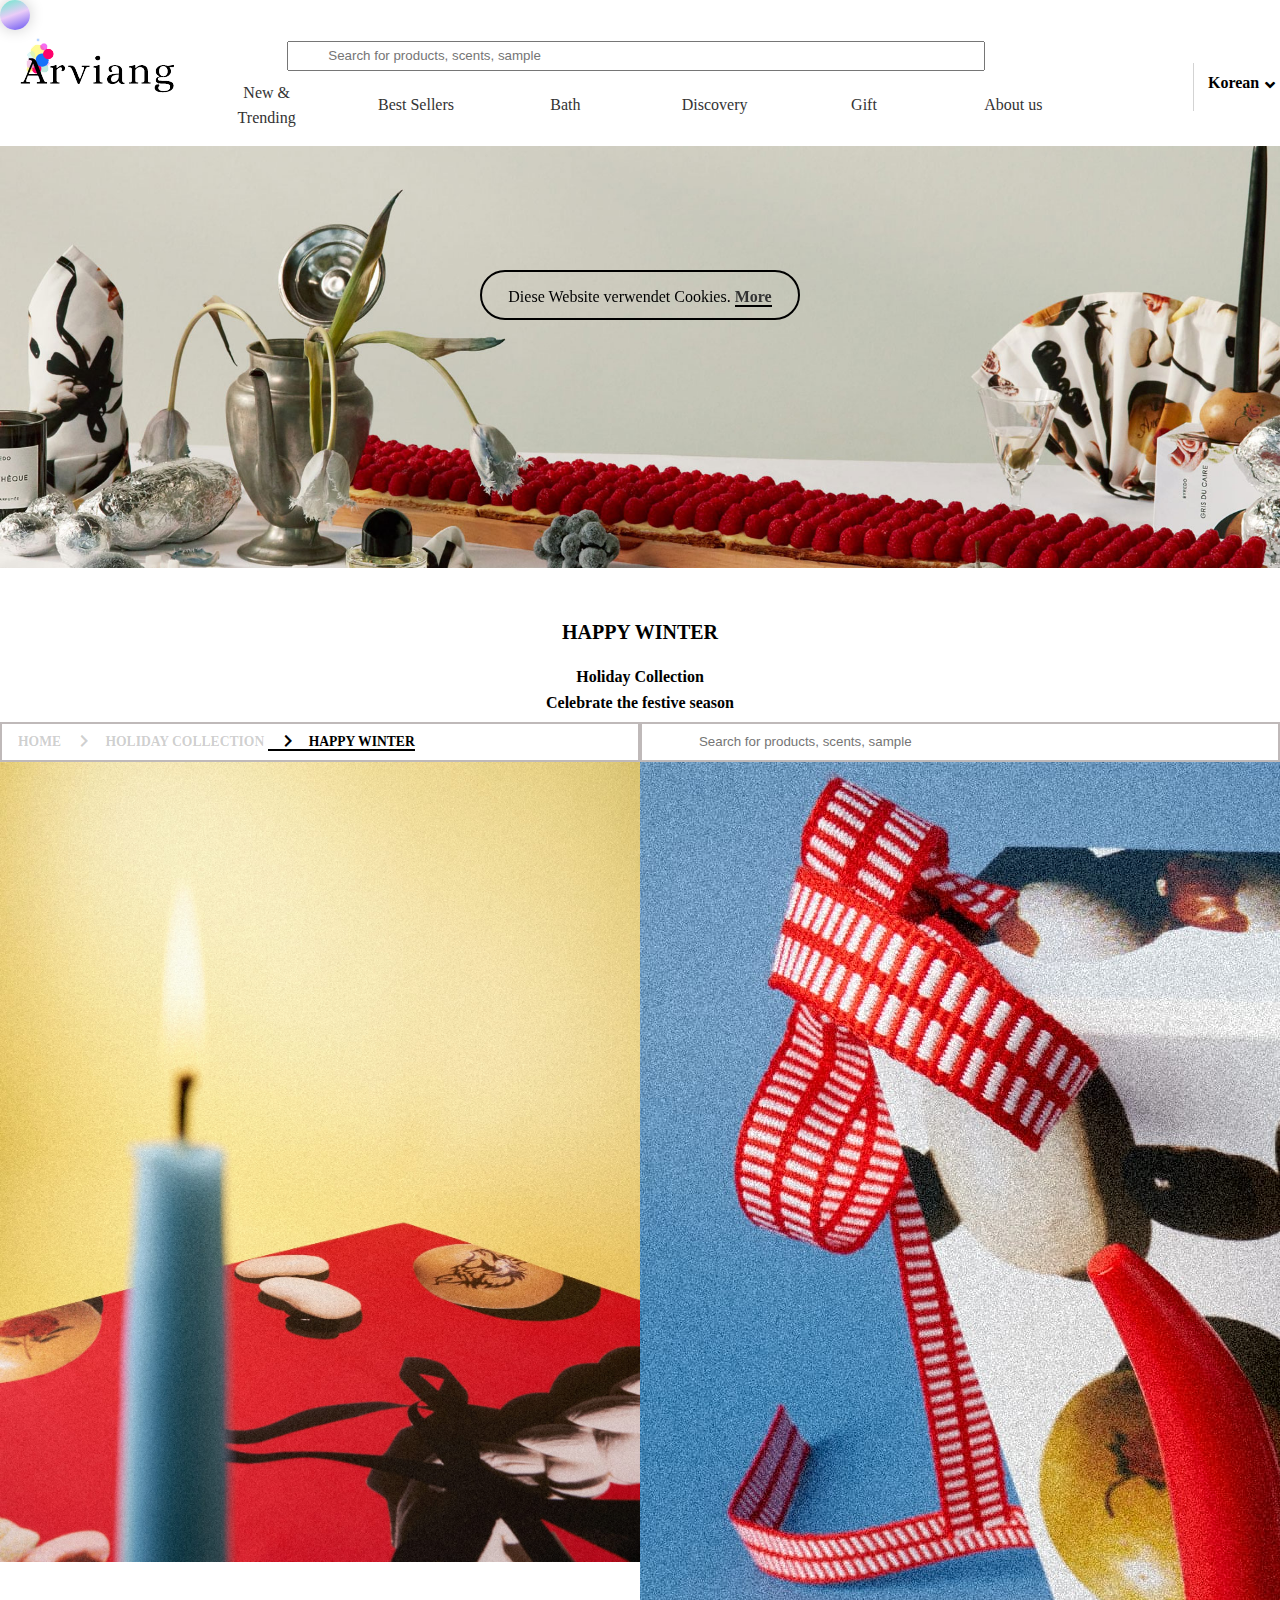
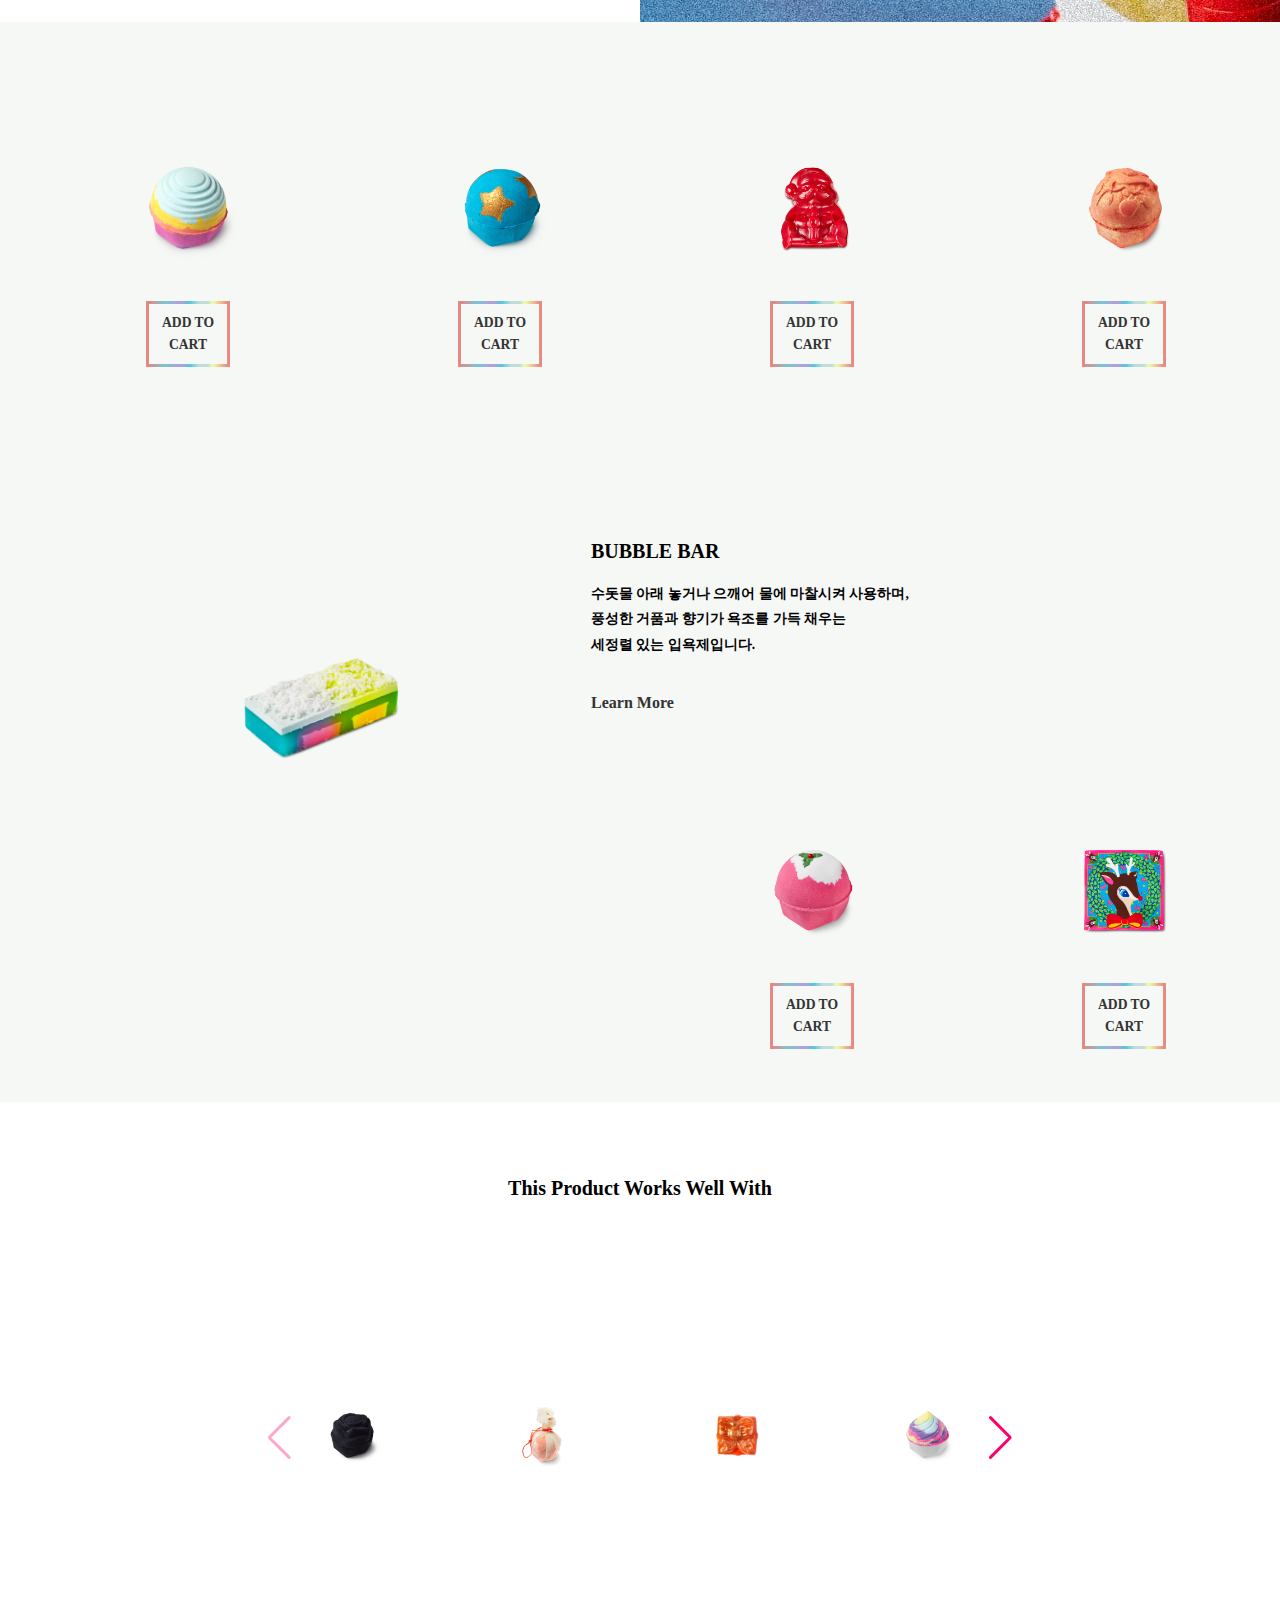
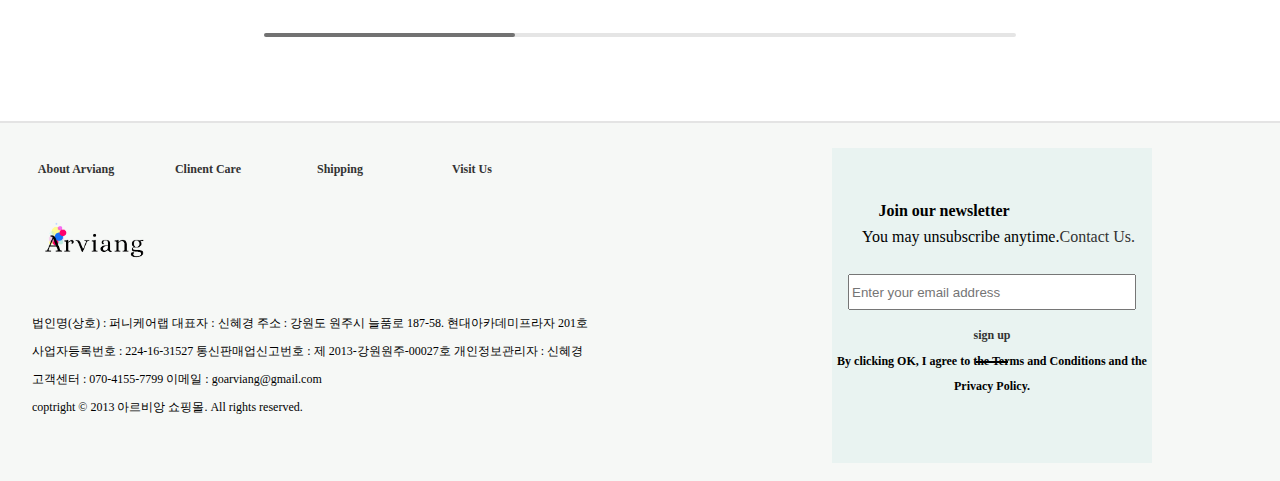
<file: sub.html>
<!DOCTYPE html>
<html lang="ko">
  <head>
    <meta charset="UTF-8" />
    <meta http-equiv="X-UA-Compatible" content="IE=edge" />
    <meta name="viewport" content="width=device-width, initial-scale=1.0" />
    <title>Document</title>
    <link
      rel="stylesheet"
      href="https://cdnjs.cloudflare.com/ajax/libs/font-awesome/6.2.0/css/all.min.css"
      integrity="sha512-xh6O/CkQoPOWDdYTDqeRdPCVd1SpvCA9XXcUnZS2FmJNp1coAFzvtCN9BmamE+4aHK8yyUHUSCcJHgXloTyT2A=="
      crossorigin="anonymous"
      referrerpolicy="no-referrer"
    />
    <script
      src="https://cdnjs.cloudflare.com/ajax/libs/jquery/3.6.1/jquery.min.js"
      integrity="sha512-aVKKRRi/Q/YV+4mjoKBsE4x3H+BkegoM/em46NNlCqNTmUYADjBbeNefNxYV7giUp0VxICtqdrbqU7iVaeZNXA=="
      crossorigin="anonymous"
      referrerpolicy="no-referrer"
    ></script>
    <!-- Link Swiper's CSS -->
    <link
      rel="stylesheet"
      href="https://cdn.jsdelivr.net/npm/swiper/swiper-bundle.min.css"
    />
    <link rel="stylesheet" href="./css/sub.css" />

    <script src="https://cdn.jsdelivr.net/npm/swiper/swiper-bundle.min.js"></script>
    <script src="./sub.js" defer></script>
  </head>
  <body>
    <div class="m_wrap">
      <div class="cousor"></div>
      <!-- fixed menu -->
      <div class="cookie">
        <strong>Diese Website verwendet Cookies. <a href="#"> More </a></strong>
      </div>
      <div class="flot_menu">
        <a href="#"><i class="fa-solid fa-angles-up"></i></a>
        <a href="#"><i class="fa-brands fa-instagram"></i></a>
        <a href="#"><i class="fa-brands fa-facebook-f"></i></a>
        <a href="#"><i class="fa-solid fa-angles-down"></i></a>
      </div>
      <header class="hd">
        <div class="swiper top_banner03">
          <ul class="swiper-wrapper">
            <li class="swiper-slide">
              <a href="#"></a>
              <p>
                Delays in online orders may occur due to increased safety
                measures and order volume.
              </p>
            </li>
            <li class="swiper-slide">
              <a href="#"></a>
              <p>
                Don’t wait until the last minute! Order by these dates for
                holiday delivery (more info here).
              </p>
            </li>
            <li class="swiper-slide">
              <a href="#"></a>
              <p>Get 10% OFF Only Arviang Members.</p>
            </li>
          </ul>
        </div>
        <!-- slide영역과 형제관계로 작업해줘야 z-index값이 적용 -->
        <!-- gnb start -->
        <nav class="hd_inner">
          <!--라인 처리를 가상테그로 할 것인지 border로 처리할 것인지에 따라 wrapping이 추가될 수 있음 -->
          <a href="index.html" class="logo"
            ><img src="./arviang.img/LOGO.png" alt=""
          /></a>
          <form action="/search.html" method="get" class="search_box">
            <i class="fa-solid fa-magnifying-glass"></i>
            <input
              class="search"
              type="text"
              placeholder="          Search for products, scents, sample"
            />
          </form>
          <div class="inner_wrap">
            <ul class="gnb">
              <li>
                <a href="#">New & Trending</a>
                <ul class="sub">
                  <li><a href="#">sub_menu1</a></li>
                  <li><a href="#">sub_menu2</a></li>
                  <li><a href="#">sub_menu3</a></li>
                  <li><a href="#">sub_menu4</a></li>
                  <div class="sub_img">
                    <!-- 이미지 파일 리스트 같은 사이즈 및 네임 중요 
                    이미지 클래스명을 따로 지정해도 되지만 너무 많은 값이 적용될수있기때문에
                  li의 a태그 -> gnb명을 기준으로 직계 (하위의 ~~)로 지정해주며 작업한다-->
                    <a href="#"
                      ><img src="./arviang.img/hd_test01.jpg" alt=""
                    /></a>
                  </div>
                </ul>
              </li>
              <li>
                <a href="#">Best Sellers</a>
                <ul class="sub">
                  <li><a href="#">sub_menu1</a></li>
                  <li><a href="#">sub_menu2</a></li>
                  <li><a href="#">sub_menu3</a></li>
                  <li><a href="#">sub_menu4</a></li>
                  <div class="sub_img">
                    <a href="#"
                      ><img src="./arviang.img/hd_test02.jpg" alt=""
                    /></a>
                  </div>
                </ul>
              </li>
              <li>
                <a href="#">Bath</a>
                <ul class="sub">
                  <li><a href="#">sub_menu1</a></li>
                  <li><a href="#">sub_menu2</a></li>
                  <li><a href="#">sub_menu3</a></li>
                  <li><a href="#">sub_menu4</a></li>
                  <div class="sub_img">
                    <a href="#"
                      ><img src="./arviang.img/hd_test03.jpg" alt=""
                    /></a>
                  </div>
                </ul>
              </li>
              <li>
                <a href="#">Discovery</a>
                <ul class="sub">
                  <li><a href="#">sub_menu1</a></li>
                  <li><a href="#">sub_menu2</a></li>
                  <li><a href="#">sub_menu3</a></li>
                  <li><a href="#">sub_menu4</a></li>
                </ul>
              </li>
              <li>
                <a href="#">Gift</a>
                <ul class="sub">
                  <li><a href="#">sub_menu1</a></li>
                  <li><a href="#">sub_menu2</a></li>
                  <li><a href="#">sub_menu3</a></li>
                  <li><a href="#">sub_menu4</a></li>
                  <div class="sub_img">
                    <a href="#"
                      ><img src="./arviang.img/hd_test04.jpg" alt=""
                    /></a>
                  </div>
                </ul>
              </li>
              <li>
                <a href="#">About us</a>
                <ul class="sub">
                  <li><a href="#">sub_menu1</a></li>
                  <li><a href="#">sub_menu2</a></li>
                  <li><a href="#">sub_menu3</a></li>
                  <li><a href="#">sub_menu4</a></li>
                </ul>
              </li>
            </ul>
          </div>
          <div class="right_menu">
            <div class="icons">
              <a href="#"><i class="fa-solid fa-circle-question"></i></a>
              <a href="#"><i class="fa-solid fa-user"></i></a>
              <a href="#"><i class="fa-solid fa-bag-shopping"></i></a>
            </div>
            <div class="lang">
              <span>Korean</span>
              <ul class="dropdown">
                <!-- 화살표 가상태그는 span 내부로  -->
                <li><a href="#">English</a></li>
                <li><a href="#">Chinese</a></li>
              </ul>
            </div>
          </div>
          <!-- @mobile 형제관계로 작업해줘야함 -->
          <a href="#"><i class="fa-solid fa-bars ham"></i></a>
        </nav>
      </header>
      <section class="sec1">
        <h1 hidden>sec1 img</h1>
        <!-- css bg로 작업..? -->
        <img src="./arviang.img/sec2_main.jpg" alt="" />
      </section>
      <section class="sec2">
        <h1>HAPPY WINTER</h1>
        <p>Holiday Collection</p>
        <p>Celebrate the festive season</p>
      </section>
      <!-- sec3 start -->
      <section class="sec3">
        <h1 hidden>section03</h1>
        <div class="sec3_con">
          <div class="loc_menu">
            <div class="left_top">
              <span>HOME</span>
              <span>HOLIDAY COLLECTION</span>
              <span>HAPPY WINTER</span>
            </div>
            <div class="left_img">
              <img src="./arviang.img/sec1_3.jpg" alt="" />
            </div>
          </div>
          <div class="search_menu">
            <form action="/search.html" method="get" class="search_box">
              <i class="fa-solid fa-magnifying-glass"></i>
              <input
                class="search"
                type="text"
                placeholder="          Search for products, scents, sample"
              />
            </form>
            <div class="right_img">
              <img src="./arviang.img/event_04.jpg" alt="" />
            </div>
          </div>
        </div>
      </section>
      <!-- sec4 큰이미지는 첫번째 아님 마지막번째에 넣기 -> 선택하기 편함
        경우에는 보이지 않더라도 전체적으로 p태그는 같이 들어감
      flex방법으로 큰 이미지 외 나머지 컨텐츠들은 flex-end로 정렬 
    큰 이미지는 포지션을 줌으로써 아래 하단에 배치 -> 전체적인 여백 줄이기
  컨텐츠가 클릭됬을때 큰 이미지로 전환됨 셋팅해놓기 -->
      <!-- 하단 큰 이미지 -->
      <!-- 이미지 컨텐츠 종류에 많은 것을 담아두려고 하지 말고 
  핵심 포인트만 (스크롤이 너무 길다) 아님 여백을 줄여줌이 좋음-->
      <section class="sec4">
        <div class="sec4_con">
          <ul class="sec4_list">
            <li>
              <a href="#"><img src="./arviang.img/sub_05.png" alt="" /></a>
              <div class="big_list">
                <h2>BUBBLE BAR</h2>
                <p>
                  수돗물 아래 놓거나 으깨어 물에 마찰시켜 사용하며, <br />
                  풍성한 거품과 향기가 욕조를 가득 채우는<br />
                  세정렬 있는 입욕제입니다.
                </p>
                <a href="#">Learn More</a>
              </div>
            </li>
            <li>
              <a href="#"><img src="./arviang.img/sub_01.png" alt="" /></a>
              <div class="big_list">
                <h2>BUBBLE BAR</h2>
                <p>
                  수돗물 아래 놓거나 으깨어 물에 마찰시켜 사용하며, <br />
                  풍성한 거품과 향기가 욕조를 가득 채우는<br />
                  세정렬 있는 입욕제입니다.
                </p>
                <a href="#">Learn More</a>
              </div>
              <div class="cart">
                <a href="#">ADD TO CART</a>
              </div>
            </li>
            <li>
              <a href="#"><img src="./arviang.img/sub_02.png" alt="" /></a>
              <div class="big_list">
                <h2>BUBBLE BAR</h2>
                <p>
                  수돗물 아래 놓거나 으깨어 물에 마찰시켜 사용하며, <br />
                  풍성한 거품과 향기가 욕조를 가득 채우는<br />
                  세정렬 있는 입욕제입니다.
                </p>
                <a href="#">Learn More</a>
              </div>
              <div class="cart">
                <a href="#">ADD TO CART</a>
              </div>
            </li>
            <li>
              <a href="#"><img src="./arviang.img/sub_03.png" alt="" /></a>
              <div class="big_list">
                <h2>BUBBLE BAR</h2>
                <p>
                  수돗물 아래 놓거나 으깨어 물에 마찰시켜 사용하며, <br />
                  풍성한 거품과 향기가 욕조를 가득 채우는<br />
                  세정렬 있는 입욕제입니다.
                </p>
                <a href="#">Learn More</a>
              </div>
              <div class="cart">
                <a href="#">ADD TO CART</a>
              </div>
            </li>
            <li>
              <a href="#"><img src="./arviang.img/sub_04.png" alt="" /></a>
              <div class="big_list">
                <h2>BUBBLE BAR</h2>
                <p>
                  수돗물 아래 놓거나 으깨어 물에 마찰시켜 사용하며, <br />
                  풍성한 거품과 향기가 욕조를 가득 채우는<br />
                  세정렬 있는 입욕제입니다.
                </p>
                <a href="#">Learn More</a>
              </div>
              <div class="cart">
                <a href="#">ADD TO CART</a>
              </div>
            </li>
            <li>
              <a href="#"><img src="./arviang.img/sub_06.png" alt="" /></a>
              <div class="big_list">
                <h2>BUBBLE BAR</h2>
                <p>
                  수돗물 아래 놓거나 으깨어 물에 마찰시켜 사용하며, <br />
                  풍성한 거품과 향기가 욕조를 가득 채우는<br />
                  세정렬 있는 입욕제입니다.
                </p>
                <a href="#">Learn More</a>
              </div>
              <div class="cart">
                <a href="#">ADD TO CART</a>
              </div>
            </li>
            <li>
              <a href="#"><img src="./arviang.img/sub_07.png" alt="" /></a>
              <div class="big_list">
                <h2>BUBBLE BAR</h2>
                <p>
                  수돗물 아래 놓거나 으깨어 물에 마찰시켜 사용하며, <br />
                  풍성한 거품과 향기가 욕조를 가득 채우는<br />
                  세정렬 있는 입욕제입니다.
                </p>
                <a href="#">Learn More</a>
              </div>
              <div class="cart">
                <a href="#">ADD TO CART</a>
              </div>
            </li>
          </ul>
        </div>
      </section>
      <section class="sec5">
        <h1>This Product Works Well With</h1>
        <div class="swiper sec5_slide">
          <ul class="swiper-wrapper">
            <li class="swiper-slide">
              <a href="#"
                ><img src="./arviang.img/20220304151153L.png" alt="list1"
              /></a>
            </li>
            <li class="swiper-slide">
              <a href="#"
                ><img src="./arviang.img/20221012165341L.png" alt="list2"
              /></a>
            </li>
            <li class="swiper-slide">
              <a href="#"
                ><img src="./arviang.img/20221012153835L.png" alt="list3"
              /></a>
            </li>
            <li class="swiper-slide">
              <a href="#"
                ><img src="./arviang.img/20220304202841L.png" alt="list4"
              /></a>
            </li>
            <li class="swiper-slide">
              <a href="#"
                ><img src="./arviang.img/20220304151153L.png" alt="list5"
              /></a>
            </li>
            <li class="swiper-slide">
              <a href="#"
                ><img src="./arviang.img/20221012165341L.png" alt="list6"
              /></a>
            </li>
            <li class="swiper-slide">
              <a href="#"
                ><img src="./arviang.img/20221012153835L.png" alt="list7"
              /></a>
            </li>
            <li class="swiper-slide">
              <a href="#"
                ><img src="./arviang.img/20220304202841L.png" alt="list8"
              /></a>
            </li>
            <li class="swiper-slide">
              <a href="#"
                ><img src="./arviang.img/20220304151153L.png" alt="list9"
              /></a>
            </li>
            <li class="swiper-slide">
              <a href="#"
                ><img src="./arviang.img/20221012165341L.png" alt="list10"
              /></a>
            </li>
            <li class="swiper-slide">
              <a href="#"
                ><img src="./arviang.img/20221012153835L.png" alt="list11"
              /></a>
            </li>
            <li class="swiper-slide">
              <a href="#"
                ><img src="./arviang.img/20220304202841L.png" alt="list12"
              /></a>
            </li>
          </ul>
          <div class="swiper-button-next next1"></div>
          <div class="swiper-button-prev prev1"></div>
          <div class="swiper-scrollbar"></div>
        </div>
      </section>
      <!-- footer start -->
      <footer>
        <div class="foot_w">
          <div class="foot_left">
            <nav>
              <a href="#">About Arviang</a>
              <a href="#">Clinent Care</a>
              <a href="#">Shipping</a>
              <a href="#">Visit Us</a>
            </nav>
            <div class="foot_logo">
              <img src="./arviang.img/LOGO.png" alt="" />
            </div>
            <address class="copy">
              <p>
                <span> 법인명(상호) : </span> <strong>퍼니케어랩</strong>
                <span>대표자 : </span> <strong>신혜경</strong>
                <span>주소 : </span>
                <strong>강원도 원주시 늘품로 187-58.</strong>
                <span> 현대아카데미프라자 201호 </span>
              </p>
              <p>
                <span> 사업자등록번호 : </span> <strong>224-16-31527</strong>
                <span>통신판매업신고번호 : </span>
                <strong>제 2013-강원원주-00027호</strong>
                <span>개인정보관리자 : </span> <strong> 신혜경</strong>
              </p>
              <p>
                <span> 고객센터 :</span> <strong>070-4155-7799</strong>
                <span> 이메일 :</span> <strong>goarviang@gmail.com </strong>
              </p>
              <p>coptright &copy; 2013 아르비앙 쇼핑몰. All rights reserved.</p>
            </address>
          </div>
          <div class="email">
            <div>
              <i class="fa-regular fa-envelope"></i>
              <span>Join our newsletter</span>
              <p>You may unsubscribe anytime.<a href="#">Contact Us.</a></p>
              <form action="/search.html" method="get" class="foot_search">
                <input
                  class="address_box"
                  type="text"
                  placeholder="Enter your email address"
                />
              </form>
              <div class="sign">
                <p><a href="#">sign up</a></p>
                <p>
                  By clicking OK, I agree to the Terms and Conditions and the
                  Privacy Policy.
                </p>
              </div>
            </div>
          </div>
        </div>
      </footer>
    </div>
  </body>
</html>
</file>
<file: css/sub.css>
@charset 'utf-8';
@import url(./my_reset.css);
@import url("https://cdnjs.cloudflare.com/ajax/libs/font-awesome/5.15.3/css/all.min.css");

/* body */
.m_wrap {
  position: relative;
  overflow: hidden;
}
body {
  cursor: none;
}
.cousor {
  pointer-events: none;
  cursor: none;
  position: absolute;
  top: 0;
  left: 0;
  width: 30px;
  height: 30px;
  border-radius: 50%;
  box-shadow: 0 0 15px rgba(0, 0, 0, 0.2);
  background-image: linear-gradient(
    -200deg,
    #69eacb 0%,
    #eaccf8 48%,
    #6654f1 100%
  );
  z-index: 10000000;
}

/* fixed menu */
.cookie {
  width: 100%;
}
.cookie strong {
  border: 2px solid black;
  width: 25%;
  height: 50px;
  position: fixed;
  top: 30%;
  left: 50%;
  transform: translateX(-50%);
  border-radius: 2rem;
  text-align: center;
  white-space: nowrap;
  z-index: 900;
}
.cookie a {
  border-bottom: 2px solid black;
  font-weight: bold;
  line-height: 50px;
}

.flot_menu {
  z-index: 900;
  flex-wrap: wrap;
  position: fixed;
  top: 50%;
  right: 5%;
  background-image: linear-gradient(
    -225deg,
    #69eacb 0%,
    #eaccf8 48%,
    #6654f1 100%
  );
  -webkit-background-clip: text;
  -webkit-text-fill-color: transparent;
}
.flot_menu i {
  display: flex;
  flex-direction: column;
  align-items: center;
  line-height: 1.5rem;
}
.max_w {
  max-width: 1200px;
  width: calc(100% - 2rem);
  margin: auto;
}

/* header test */
.hd {
  position: relative;
  z-index: 99999;
}
.hd .top_banner03 {
  width: 100%;
}
.hd .top_banner03 .swiper-wrapper {
  transition-timing-function: linear;
}
.hd .top_banner03 .swiper-slide {
  color: white;
}

.hd_inner {
  display: flex;
  justify-content: space-between;
  height: 120px;
  position: relative;
}
.hd_inner .search_box {
  width: 70%;
  height: 50px;
  text-align: center;
  margin-top: 5px;
}
.hd_inner .search_box .search {
  margin-top: 10px;
  width: 80%;
  height: 60%;
}

/* inner_wrap > ul = gnb */
.inner_wrap > .gnb {
  width: 70%;
  display: flex;
  align-items: center;
  position: absolute;
  top: 50%;
  left: 50%;
  transform: translate(-50%, -50%);
  padding-top: 40px;
}
/* inner_wrap > ul = gnb li */
.inner_wrap > .gnb > li {
  width: calc(100% / 6);
  margin: 0 25px;
  color: white;
  /* height: 80%; */
  display: flex;
  text-align: center;
  background-color: white;
}
.inner_wrap > .gnb > li a {
  margin: auto;
}
.inner_wrap > .gnb > li:hover .sub {
  display: block;
}
.inner_wrap > .gnb .sub li {
  margin-bottom: 7px;
  font-size: 1rem;
}
.inner_wrap .gnb .sub a {
  transition: 0.4s;
}
.inner_wrap .gnb .sub a:hover {
  color: #ff006b;
}
.inner_wrap .sub {
  display: none;
  position: absolute;
  background-color: white;
  color: #888;
  width: 100%;
  height: 30vh;
  padding: 20px;
  /* top:100% li만큼 높이가 늘어남 */
  top: 100%;
  left: -20px;
  overflow: hidden;
}
.inner_wrap .gnb .sub_img {
  width: 20%;
  margin-top: 10px;
  overflow: hidden;
  position: absolute;
  top: 0;
  right: 5%;
}
.inner_wrap .gnb div img {
  width: 100%;
}

/* right */
.hd .right_menu {
  display: flex;
  padding-right: 5rem;
  position: relative;
  top: 15%;
  right: 0;
  white-space: nowrap;
}
.hd .right_menu .icons i {
  padding: 2rem 1.2rem;
}
.hd .right_menu .icons {
  position: relative;
}
.hd .right_menu .icons::before {
  content: "";
  position: absolute;
  top: 16%;
  right: 5%;
  display: block;
  width: 1px;
  height: 40%;
  background-color: lightgray;
}
.hd .ham {
  display: none;
}
.lang span {
  position: absolute;
  top: 22%;
  right: 10%;
  font-weight: bold;
}
.lang span::before {
  content: "\f107";
  font-family: "Font Awesome 5 Free";
  font-weight: bold;
  position: absolute;
  top: 10%;
  right: -30%;
}
.lang .dropdown > li {
  display: none;
}

/* sec1 start */
.sec1 {
  width: 100%;
  height: 33vw;
  overflow: hidden;
}
.sec1 img {
  width: 100%;
}

/* sec2 start */
.sec2 {
  width: 100%;
  height: 12vw;
  text-align: center;
  font-weight: bold;
  padding: 2rem 0;
}

.sec2 h1 {
  font-size: 1.25rem;
  padding: 1rem;
}
.sec2 p {
  line-height: 1.6rem;
}

/* sec3 start */
.sec3 {
}
.sec3_con {
  display: flex;
  width: 100%;
  height: 100vh;
  overflow: hidden;
}
.sec3_con .loc_menu {
  width: 50%;
}
.sec3_con .loc_menu .left_top {
  border: 2.5px solid #bfb9b9;
  height: 40px;
  width: 100%;
  padding: 0.45rem 1rem;
  font-size: 0.85rem;
  font-weight: bold;
  color: #4444;
  /* border-style: solid;
  border-width: 2px;
  border-color: ; */
}
.sec3_con .loc_menu .left_top span:nth-of-type(3) {
  border-bottom: 2.5px solid black;
  color: black;
}
.sec3_con .loc_menu .left_top span:nth-of-type(1):before {
  content: "";
  display: none;
}
.sec3_con .loc_menu .left_top span::before {
  /* border: 1px solid red; */
  padding: 1rem;
  content: "\f054";
  font-family: "Font Awesome 5 Free";
  font-weight: bold;
}
.sec3_con .loc_menu .left_img {
  /* margin: 1rem 0; */
}
.sec3_con .loc_menu .left_img img {
  width: 100%;
}
.sec3 .search_menu {
  width: 50%;
}
.sec3 .search_menu .search_box {
  border: 2.5px solid #bfb9b9;
  display: block;
  text-align: center;
  width: 100%;
  height: 40px;
  /* padding: 0.25rem; */
}
.sec3 .search_menu i {
  display: inline-block;
}
.sec3 .search_menu .search {
  border: none;
  width: 95%;
  height: 35px;
}
.sec3 .right_img {
  /* margin: 0.75rem 0; */
}

/* sec4 start */
.sec4 {
  position: relative;
}

.sec4 .sec4_con {
  padding-top: 100px;
  height: 120vh;
  background-color: #f6f8f6;
}
.sec4 .sec4_con .sec4_list {
  width: 100%;
  height: 100%;
  display: flex;
  flex-wrap: wrap;
  justify-content: flex-end;
}
.sec4_con .sec4_list li img {
  width: 50%;
}
.sec4 .sec4_con .sec4_list li {
  width: calc(100% / 4 - 0.5rem);
  padding: 1rem;
  text-align: center;
  justify-content: flex-end;
}
.sec4 .sec4_con .sec4_list li:nth-of-type(5) ~ li {
  padding-top: 400px;
}
.sec4 .sec4_con .sec4_list li:nth-of-type(1) {
  width: 40%;
  position: absolute;
  top: 50%;
  left: 5%;
}
.sec4 .sec4_con .sec4_list li:nth-of-type(1) img {
  transition: 0.3s;
  opacity: 1;
}
.sec4 .sec4_con .sec4_list li:nth-of-type(1) a:hover img {
  transform: scale(1.2);
  opacity: 0.8;
}
.sec4 .sec4_con .sec4_list li:nth-of-type(1) .big_list {
  position: absolute;
  top: -8%;
  right: -65%;
  text-align: left;
  line-height: 1.6rem;
  font-weight: bold;
}
.sec4 .sec4_con .sec4_list li:nth-of-type(1) .big_list h2 {
  font-size: 1.25rem;
  padding-bottom: 1rem;
}
.sec4 .sec4_con .sec4_list li:nth-of-type(1) .big_list p {
  padding-bottom: 2rem;
  font-size: 0.85rem;
}
.sec4 .sec4_con .sec4_list li:nth-of-type(1) .big_list a {
  position: relative;
  transition: 0.3s;
}
.sec4 .sec4_con .sec4_list li:nth-of-type(1) .big_list a::before {
  content: "\f178";
  font-family: "Font Awesome 5 Free";
  font-weight: bold;
  position: absolute;
  top: 2%;
  right: -40%;
  transition: 0.3s;
}
.sec4 .sec4_con .sec4_list li:nth-of-type(1) .big_list a:hover {
  color: #ff006b;
}
.sec4 .sec4_con .sec4_list li:nth-of-type(1) .big_list a:hover::before {
  right: -50%;
  color: #ff006b;
}
.sec4 .sec4_con .sec4_list li:not(:first-child) .big_list {
  display: none;
}
.sec4 .sec4_con .sec4_list li:not(:first-child) .cart {
  border: 3px solid transparent;
  border-image: linear-gradient(
    to left,
    #e88780 0%,
    #f2fea6 19%,
    #c0dddb 25%,
    #c0dddb 36%,
    #57c6e1 48%,
    #b49fda 59%,
    #7ac5d8 79%,
    #e88780 100%
  );
  border-image-slice: 1;
  width: 30%;
  margin: 1rem auto;
  padding: 0.5rem;
  align-items: center;
  font-size: 0.85rem;
  font-weight: bold;
  transition: 0.3s;
}
.sec4 .sec4_con .sec4_list li:not(:first-child) .cart:hover a {
  color: #ff006b;
}
/* sec5 start */
.sec5 {
  padding-top: 3%;
}
.sec5 h1 {
  width: 100%;
  font-weight: bold;
  font-size: 1.25rem;
  text-align: center;
  padding: 2rem 1rem;
}
.sec5 .sec5_slide {
  width: 60%;
  height: 45vh;
}

.sec5 .sec5_slide .swiper-slide {
  display: flex;
  text-align: center;
  align-items: center;
}

.sec5 .sec5_slide .swiper-slide img {
  width: 40%;
  opacity: 1;
  transition: 0.3s;
}
.sec5 .sec5_slide .swiper-slide img:hover {
  opacity: 0.6;
  transform: scale(1.2);
}
.sec5 .next1,
.sec5 .prev1 {
  color: #ff006b;
  transition: 0.3s;
}
.sec5 .next1:hover,
.sec5 .prev1:hover {
  color: #7ac5d8;
}
/* footer start */
footer {
  width: 100%;
}
footer .foot_w {
  position: relative;
  margin-top: 80px;
  height: 40vh;
  border-top: 2px solid #e4e4e4;
  background-color: #f6f8f6;
}

.foot_left nav a {
  display: inline-block;
  width: 10%;
  text-align: center;
  position: relative;
  font-weight: bold;
  font-size: 0.75rem;
  line-height: 60px;
  top: 0;
  left: 0.75rem;
  padding: 1rem 0;
}
.foot_left .foot_logo {
  width: 15%;
  padding-left: 2rem;
}
.foot_left .foot_logo img {
  width: 80%;
}
.foot_left .copy {
  padding: 2rem;
  font-size: 0.75rem;
  line-height: 1.75rem;
}
footer .email {
  background-color: #e9f3f1;
  width: 25%;
  height: 35vh;
  position: absolute;
  top: 7%;
  right: 10%;
}
footer .email > div {
  padding: 50px 0 0 30px;
  line-height: 1.6rem;
}
footer .email span {
  font-weight: bold;
}
footer .email .foot_search {
  position: absolute;
  top: 40%;
  left: 5%;
  width: 90%;
}
footer .email .foot_search .address_box {
  width: 100%;
  height: 4vh;
}
footer .email .sign {
  width: 100%;
  font-size: 0.75rem;
  font-weight: bold;
  text-align: center;
  position: absolute;
  bottom: 20%;
  left: 50%;
  transform: translateX(-50%);
}
footer .email .sign p:first-of-type::before {
  content: "";
  border-bottom: 2px solid black;
  position: absolute;
  top: 50%;
  left: 50%;
  transform: translate(-50%, -50%);
  width: 10%;
}
</file>
